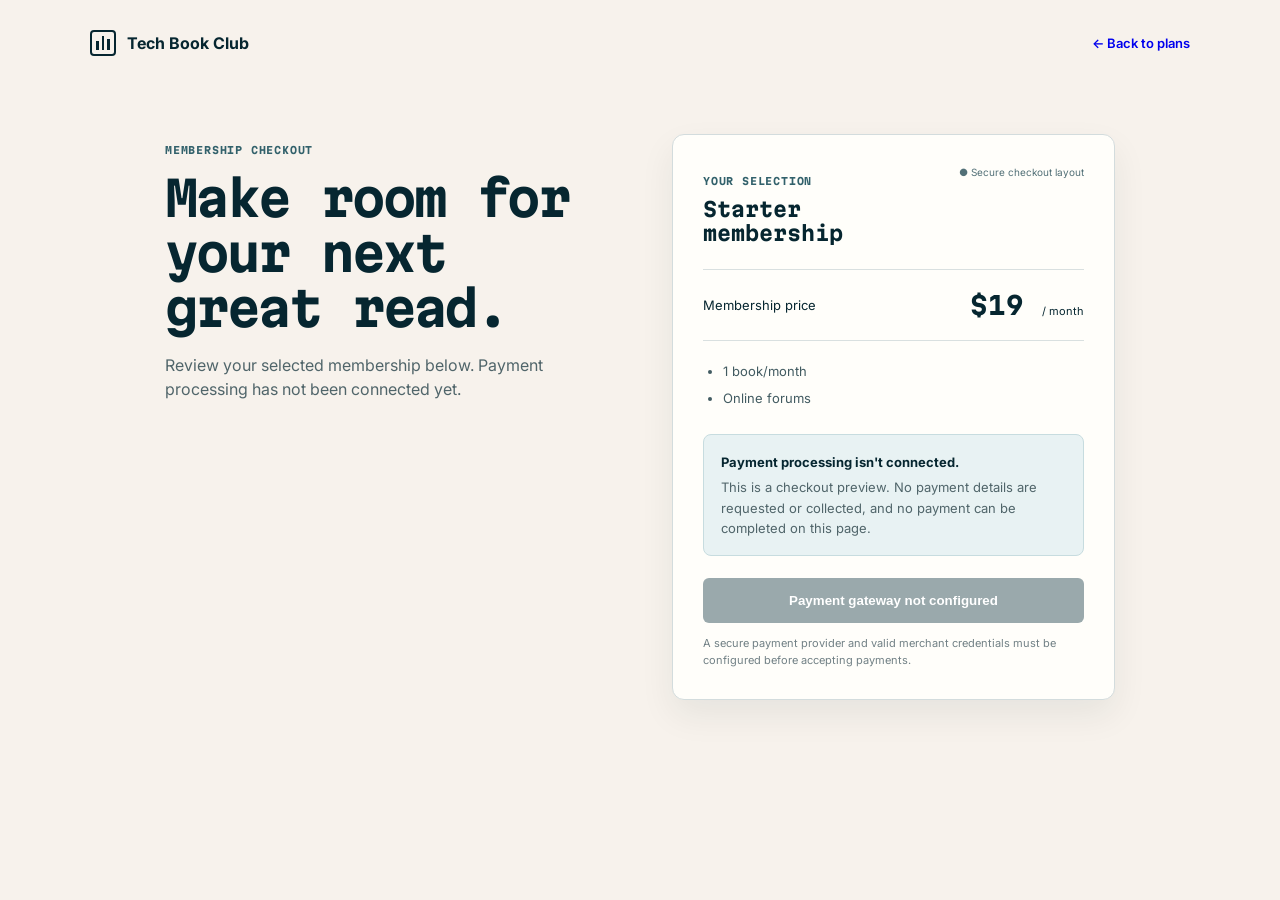
<file: Tech-Book-Club/checkout.html>
<!doctype html>
<html lang="en">
  <head>
    <meta charset="utf-8" />
    <meta name="viewport" content="width=device-width, initial-scale=1" />
    <title>Membership checkout — Tech Book Club</title>
    <link rel="preconnect" href="https://fonts.googleapis.com" />
    <link rel="preconnect" href="https://fonts.gstatic.com" crossorigin />
    <link
      href="https://fonts.googleapis.com/css2?family=Inter:wght@400;500;600;700&family=Martian+Mono:wght@400;500;600;700&display=swap"
      rel="stylesheet"
    />
    <link rel="stylesheet" href="checkout.css" />
    <script src="checkout.js" defer></script>
  </head>
  <body>
    <header class="checkout-header">
      <a class="brand" href="index.html"
        ><span class="brand-mark"><i></i><i></i><i></i></span>Tech Book Club</a
      ><a class="back-link" href="index.html#membership">← Back to plans</a>
    </header>
    <main class="checkout-shell">
      <section class="checkout-intro">
        <p class="eyebrow">MEMBERSHIP CHECKOUT</p>
        <h1>Make room for your next great read.</h1>
        <p>
          Review your selected membership below. Payment processing has not been
          connected yet.
        </p>
      </section>
      <section class="checkout-card" aria-labelledby="selected-plan">
        <div class="checkout-card-head">
          <div>
            <p class="eyebrow">YOUR SELECTION</p>
            <h2 id="selected-plan">Starter membership</h2>
          </div>
          <span class="secure-mark">● Secure checkout layout</span>
        </div>
        <div class="checkout-total">
          <span>Membership price</span
          ><strong id="plan-price">$19 <small>/ month</small></strong>
        </div>
        <ul id="plan-benefits">
          <li>1 book/month</li>
          <li>Online forums</li>
        </ul>
        <div class="payment-notice" role="status">
          <strong>Payment processing isn't connected.</strong>
          <p>
            This is a checkout preview. No payment details are requested or
            collected, and no payment can be completed on this page.
          </p>
        </div>
        <button class="checkout-button" type="button" disabled>
          Payment gateway not configured
        </button>
        <p class="fine-print">
          A secure payment provider and valid merchant credentials must be
          configured before accepting payments.
        </p>
      </section>
    </main>
  </body>
</html>
</file>
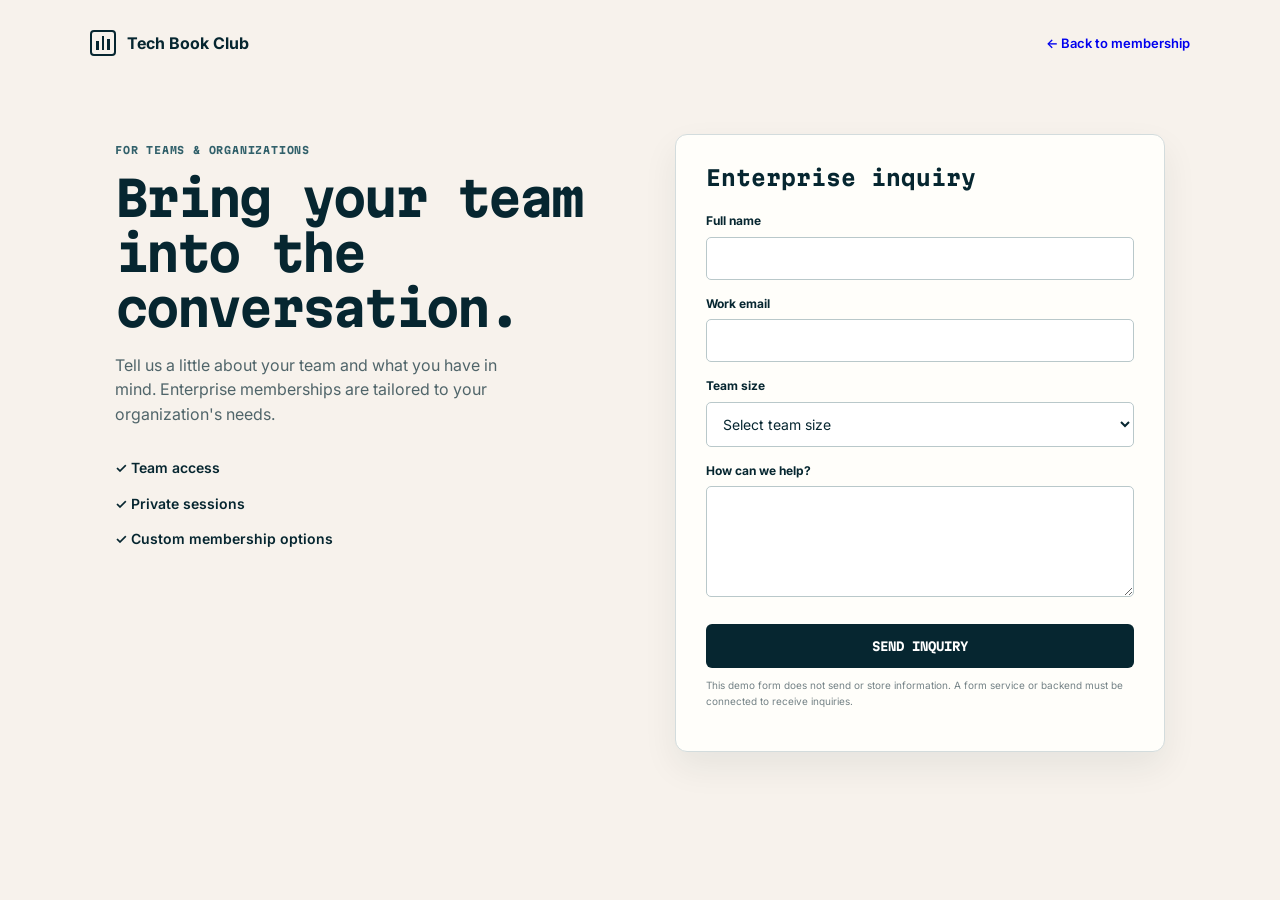
<file: Tech-Book-Club/contact.html>
<!doctype html>
<html lang="en">
  <head>
    <meta charset="utf-8" />
    <meta name="viewport" content="width=device-width, initial-scale=1" />
    <title>Enterprise inquiry — Tech Book Club</title>
    <link rel="preconnect" href="https://fonts.googleapis.com" />
    <link rel="preconnect" href="https://fonts.gstatic.com" crossorigin />
    <link
      href="https://fonts.googleapis.com/css2?family=Inter:wght@400;500;600;700&family=Martian+Mono:wght@400;500;600;700&display=swap"
      rel="stylesheet"
    />
    <link rel="stylesheet" href="contact.css" />
    <script src="contact.js" defer></script>
  </head>
  <body>
    <header class="contact-header">
      <a class="brand" href="index.html"
        ><span class="brand-mark"><i></i><i></i><i></i></span>Tech Book Club</a
      ><a href="index.html#membership" class="back-link"
        >← Back to membership</a
      >
    </header>
    <main class="contact-shell">
      <div class="contact-copy">
        <p class="eyebrow">FOR TEAMS &amp; ORGANIZATIONS</p>
        <h1>Bring your team into the conversation.</h1>
        <p>
          Tell us a little about your team and what you have in mind. Enterprise
          memberships are tailored to your organization's needs.
        </p>
        <div class="enterprise-points">
          <p>✓ Team access</p>
          <p>✓ Private sessions</p>
          <p>✓ Custom membership options</p>
        </div>
      </div>
      <form class="contact-form" id="enterprise-form">
        <h2>Enterprise inquiry</h2>
        <label for="name">Full name</label
        ><input id="name" name="name" autocomplete="name" required />
        <label for="email">Work email</label
        ><input
          id="email"
          name="email"
          type="email"
          autocomplete="email"
          required
        />
        <label for="team-size">Team size</label
        ><select id="team-size" name="teamSize" required>
          <option value="">Select team size</option>
          <option>2–10</option>
          <option>11–25</option>
          <option>26–50</option>
          <option>51–100</option>
          <option>101+</option>
        </select>
        <label for="message">How can we help?</label
        ><textarea id="message" name="message" rows="5" required></textarea>
        <button type="submit">Send inquiry</button>
        <p class="form-note">
          This demo form does not send or store information. A form service or
          backend must be connected to receive inquiries.
        </p>
        <p
          class="form-status"
          id="form-status"
          role="status"
          aria-live="polite"
        ></p>
      </form>
    </main>
  </body>
</html>
</file>
<file: Tech-Book-Club/checkout.css>
* {
  box-sizing: border-box;
}
body {
  margin: 0;
  background: #f7f2ec;
  color: #062630;
  font-family: "Inter", Arial, sans-serif;
  line-height: 1.55;
}
.checkout-header {
  max-width: 1100px;
  width: calc(100% - 48px);
  margin: auto;
  min-height: 86px;
  display: flex;
  align-items: center;
  justify-content: space-between;
}
.brand {
  display: flex;
  align-items: center;
  gap: 11px;
  text-decoration: none;
  color: inherit;
  font-weight: 700;
}
.brand-mark {
  width: 26px;
  height: 26px;
  border: 2px solid #062630;
  border-radius: 4px;
  display: flex;
  align-items: end;
  gap: 3px;
  padding: 4px;
}
.brand-mark i {
  flex: 1;
  background: #062630;
  height: 65%;
}
.brand-mark i:nth-child(2) {
  height: 100%;
}
.brand-mark i:nth-child(3) {
  height: 78%;
}
.back-link {
  font-size: 13px;
  text-decoration: none;
  font-weight: 600;
}
.checkout-shell {
  width: min(100% - 40px, 950px);
  margin: 48px auto 90px;
  display: grid;
  grid-template-columns: 1fr 1fr;
  gap: 64px;
  align-items: start;
}
.eyebrow {
  font:
    700 10px "Martian Mono",
    monospace;
  letter-spacing: 0.08em;
  color: #32616b;
}
.checkout-intro h1 {
  font:
    700 clamp(34px, 4vw, 48px)/1.15 "Martian Mono",
    monospace;
  letter-spacing: -0.06em;
  margin: 15px 0;
}
.checkout-intro > p:last-child {
  color: #50656a;
  max-width: 390px;
}
.checkout-card {
  background: #fffefa;
  border: 1px solid #d3dcdd;
  border-radius: 12px;
  padding: 30px;
  box-shadow: 0 15px 35px #06263012;
}
.checkout-card-head {
  display: flex;
  justify-content: space-between;
  gap: 15px;
  align-items: start;
}
.checkout-card h2 {
  font:
    700 20px "Martian Mono",
    monospace;
  margin: 5px 0 24px;
}
.secure-mark {
  font-size: 10px;
  color: #527077;
  white-space: nowrap;
}
.checkout-total {
  display: flex;
  justify-content: space-between;
  align-items: center;
  padding: 20px 0;
  border-top: 1px solid #d9e0e0;
  border-bottom: 1px solid #d9e0e0;
  font-size: 13px;
}
.checkout-total strong {
  font:
    700 25px "Martian Mono",
    monospace;
}
.checkout-total small {
  font:
    400 11px "Inter",
    sans-serif;
}
.checkout-card ul {
  padding-left: 20px;
  margin: 20px 0 26px;
  font-size: 13px;
  color: #425b61;
}
.checkout-card li {
  margin: 7px 0;
}
.payment-notice {
  padding: 17px;
  border-radius: 8px;
  background: #e8f2f3;
  border: 1px solid #c7dcdf;
  font-size: 13px;
}
.payment-notice p {
  margin: 5px 0 0;
  color: #50656a;
}
.checkout-button {
  width: 100%;
  margin-top: 22px;
  padding: 15px;
  border: 0;
  border-radius: 6px;
  background: #9aa9ac;
  color: #fff;
  font-weight: 700;
  cursor: not-allowed;
}
.fine-print {
  font-size: 11px;
  color: #718085;
  margin: 12px 0 0;
}
@media (max-width: 700px) {
  .checkout-header {
    min-height: 72px;
  }
  .checkout-shell {
    grid-template-columns: 1fr;
    gap: 24px;
    margin-top: 28px;
  }
  .checkout-intro h1 {
    font-size: 34px;
  }
  .checkout-card {
    padding: 22px;
  }
  .secure-mark {
    font-size: 9px;
  }
}
</file>
<file: Tech-Book-Club/contact.css>
* {
  box-sizing: border-box;
}
body {
  margin: 0;
  background: #f7f2ec;
  color: #062630;
  font-family: "Inter", Arial, sans-serif;
  line-height: 1.55;
}
.contact-header {
  width: min(1100px, calc(100% - 48px));
  margin: auto;
  min-height: 86px;
  display: flex;
  align-items: center;
  justify-content: space-between;
}
.brand {
  display: flex;
  align-items: center;
  gap: 11px;
  text-decoration: none;
  color: inherit;
  font-weight: 700;
}
.brand-mark {
  width: 26px;
  height: 26px;
  border: 2px solid #062630;
  border-radius: 4px;
  display: flex;
  align-items: end;
  gap: 3px;
  padding: 4px;
}
.brand-mark i {
  flex: 1;
  background: #062630;
  height: 65%;
}
.brand-mark i:nth-child(2) {
  height: 100%;
}
.brand-mark i:nth-child(3) {
  height: 78%;
}
.back-link {
  font-size: 13px;
  text-decoration: none;
  font-weight: 600;
}
.contact-shell {
  width: min(100% - 40px, 1050px);
  margin: 48px auto 90px;
  display: grid;
  grid-template-columns: 1fr 1fr;
  gap: 70px;
  align-items: start;
}
.eyebrow {
  font:
    700 10px "Martian Mono",
    monospace;
  letter-spacing: 0.08em;
  color: #32616b;
}
.contact-copy h1 {
  font:
    700 clamp(34px, 4vw, 48px)/1.15 "Martian Mono",
    monospace;
  letter-spacing: -0.06em;
  margin: 15px 0;
}
.contact-copy > p:not(.eyebrow) {
  color: #50656a;
  max-width: 420px;
}
.enterprise-points {
  margin-top: 30px;
  font-size: 14px;
  font-weight: 600;
}
.contact-form {
  padding: 30px;
  background: #fffefa;
  border: 1px solid #d3dcdd;
  border-radius: 12px;
  box-shadow: 0 15px 35px #06263012;
}
.contact-form h2 {
  font:
    700 21px "Martian Mono",
    monospace;
  margin: 0 0 22px;
}
.contact-form label {
  display: block;
  font-size: 12px;
  font-weight: 700;
  margin: 15px 0 6px;
}
.contact-form input,
.contact-form select,
.contact-form textarea {
  width: 100%;
  padding: 12px;
  border: 1px solid #b9c8ca;
  border-radius: 5px;
  background: #fff;
  color: #062630;
  font:
    14px "Inter",
    sans-serif;
}
.contact-form input:focus,
.contact-form select:focus,
.contact-form textarea:focus {
  outline: 2px solid #397b87;
  outline-offset: 1px;
}
.contact-form textarea {
  resize: vertical;
}
.contact-form button {
  width: 100%;
  margin-top: 20px;
  padding: 15px;
  border: 0;
  border-radius: 6px;
  background: #062630;
  color: #fff;
  font:
    700 12px "Martian Mono",
    monospace;
  text-transform: uppercase;
  cursor: pointer;
}
.contact-form button:hover {
  background: #164b57;
}
.form-note {
  font-size: 10px;
  color: #748286;
}
.form-status {
  font-size: 12px;
  font-weight: 600;
  color: #235e49;
}
@media (max-width: 700px) {
  .contact-header {
    min-height: 72px;
  }
  .contact-shell {
    grid-template-columns: 1fr;
    gap: 24px;
    margin-top: 28px;
  }
  .contact-copy h1 {
    font-size: 34px;
  }
  .contact-form {
    padding: 22px;
  }
}
</file>
